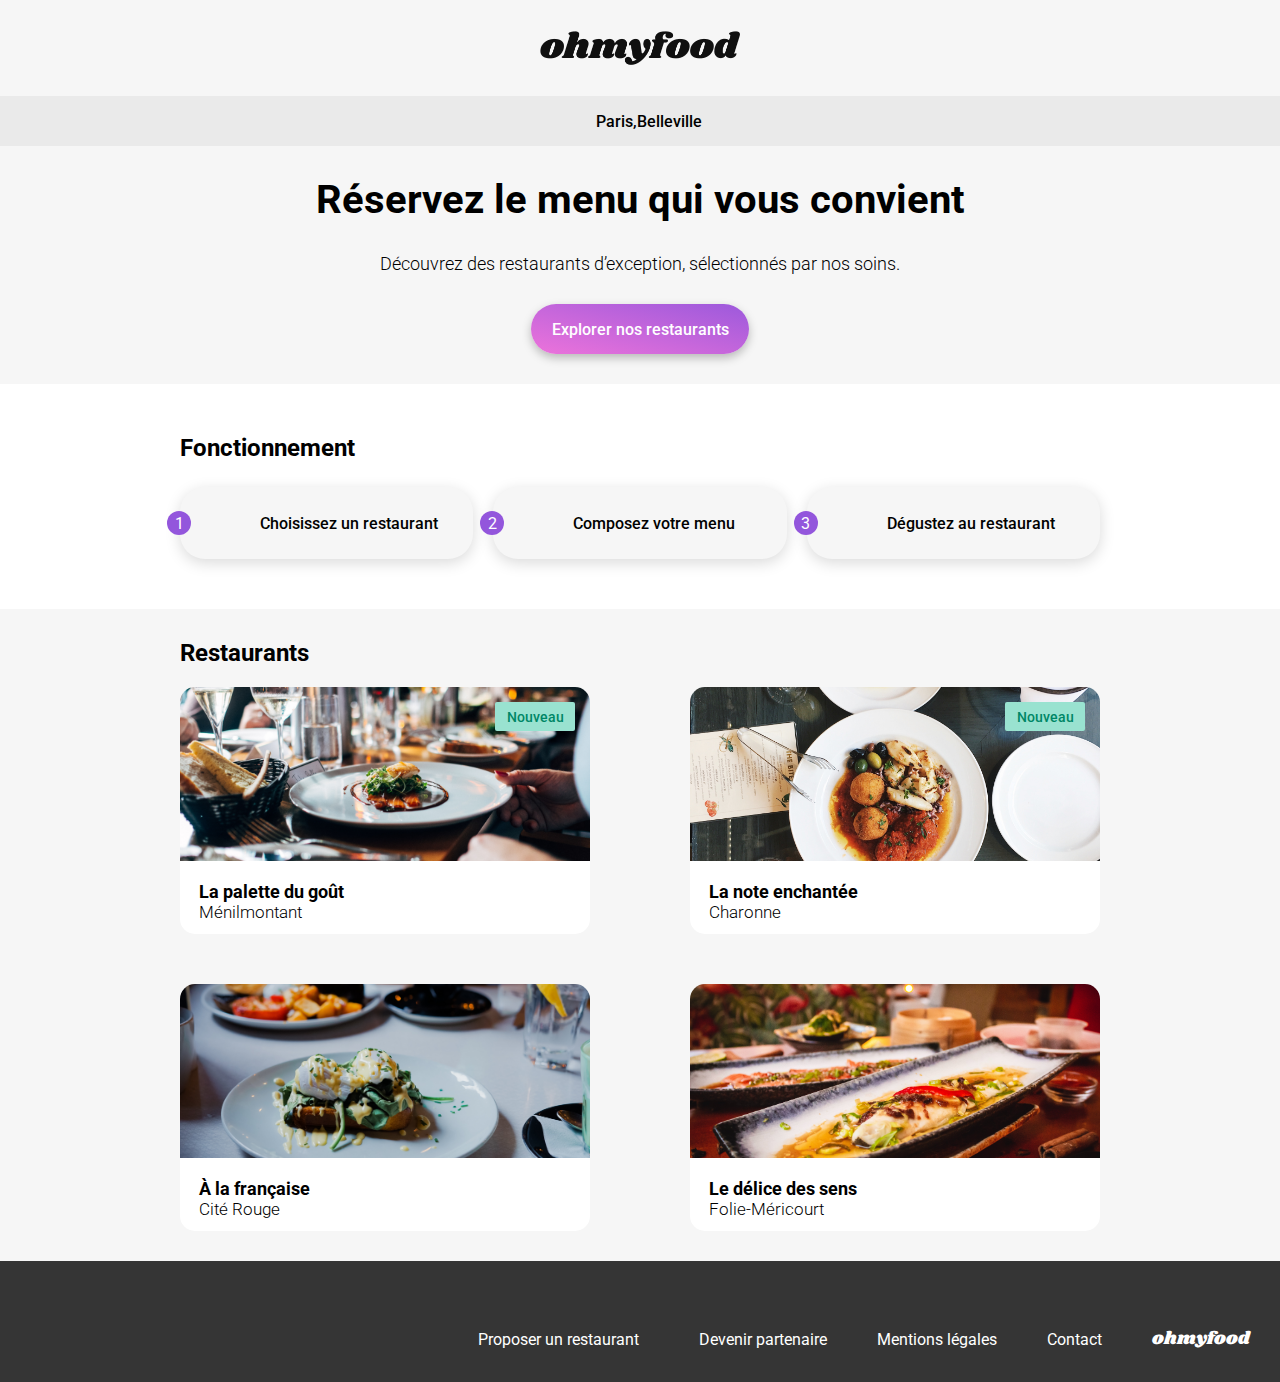
<file: index.html>
<!DOCTYPE html>
<html lang="fr">
<head>
    <meta charset="UTF-8">
    <meta name="viewport" content="width=device-width, initial-scale=1.0">
    <link rel="stylesheet" href="sass/styles.css">
    <link rel="stylesheet" href="https://cdnjs.cloudflare.com/ajax/libs/font-awesome/6.2.1/css/all.min.css"
        integrity="sha512-MV7K8+y+gLIBoVD59lQIYicR65iaqukzvf/nwasF0nqhPay5w/9lJmVM2hMDcnK1OnMGCdVK+iQrJ7lzPJQd1w=="
        crossorigin="anonymous" referrerpolicy="no-referrer" />
    <title>ohmyfood</title>
</head>
<body>
   <header>
        <div class="header" >
            <img id="logo" src="asset/images/logo/ohmyfood.png" alt="logo ohmyfood">
        </div>
        <div class="location" >
            <i class="fa-solid fa-location-dot"></i>
            <span class="city" >Paris,Belleville</span>
        </div> 
   </header>
   <main>
    <section class="hero">
        <h1 class="titre" >Réservez le menu qui vous convient</h1>
        <h2 class="sous-titre" >Découvrez des restaurants d’exception, sélectionnés par nos soins.</h2>
        <button class="btn-explorer" >Explorer nos restaurants</button>
    </section>
    <section class="fonctionnement" >
        <h2 class="titre" >Fonctionnement</h2>
            <div class="groupe-btn-fontctionnement" >
                <div class="btn-fonctionnement" >
                    <div class="numero" >
                        <p>1</p>
                    </div>
                    <div class="choix" >
                        <i class="fa-solid fa-mobile-screen-button"></i>
                        <p>Choisissez un restaurant</p>
                    </div>
                </div>
                <div class="btn-fonctionnement" >
                    <div class="numero" >
                        <p>2</p>
                    </div>
                    <div class="choix" >
                        <i class="fa-solid fa-bars"></i>
                        <p>Composez votre menu</p>
                    </div>
                </div>
                <div class="btn-fonctionnement" >
                    <div class="numero" >
                        <p>3</p>
                    </div>
                    <div class="choix" >
                        <i class="fa-solid fa-store"></i>
                        <p>Dégustez au restaurant</p>
                    </div>
                </div>
            </div>    
    </section>
    <section class="restaurants" >
       <h2 class="titre" >Restaurants</h2>
       <div class="restaurant" >
            <div  class="card_menu">
                    <div class="card" >
                        <a href="./restaurants/lapalettedugout.html">
                        <img src="asset/images/restaurants/jay-wennington-N_Y88TWmGwA-unsplash.jpg" alt="">
                        <span class="nouveau">Nouveau</span>
                            <div class="card_contend" >
                                <div class="card_txt" >
                                    <h3>La palette du goût</h3>
                                    <p>Ménilmontant</p>
                                </div>
                                <div class="heart" >
                                    <i class="fa-regular fa-heart"></i>
                                    <i class="fa-solid fa-heart"></i>
                                </div>
                            </div>
                        </a>       
                    </div> 
                <div class="card" >
                    <a href="./restaurants/lapalettedugout.html">
                    <img src="asset/images/restaurants/stil-u2Lp8tXIcjw-unsplash.jpg" alt="">
                    <span class="nouveau">Nouveau</span>
                    <div class="card_contend" >
                        <div class="card_txt" >
                            <h3>La note enchantée</h3>
                            <p>Charonne</p>
                        </div>
                        <div class="heart" >
                            <i class="fa-regular fa-heart"></i>
                            <i class="fa-solid fa-heart"></i>
                        </div>
                    </div>
                    </a>
                </div>
            </div>
            <div  class="card_menu">
                <div class="card" >
                    <a href="./restaurants/lapalettedugout.html">
                    <img src="asset/images/restaurants/toa-heftiba-DQKerTsQwi0-unsplash.jpg" alt="">
                        <div class="card_contend" >
                            <div class="card_txt" >
                                <h3>À la française</h3>
                                <p>Cité Rouge
                                </p>
                            </div>
                            <div class="heart" >
                                <i class="fa-regular fa-heart"></i>
                                <i class="fa-solid fa-heart"></i>
                            </div>
                        </div>
                    </a>    
                </div>
                <div class="card" >
                    <a href="./restaurants/lapalettedugout.html">
                    <img src="asset/images/restaurants/louis-hansel-shotsoflouis-qNBGVyOCY8Q-unsplash.jpg" alt="">
                    <div class="card_contend" >
                        <div class="card_txt" >
                            <h3>Le délice des sens</h3>
                            <p>Folie-Méricourt</p>
                        </div>
                        <div class="heart" >
                            <i class="fa-regular fa-heart"></i>
                            <i class="fa-solid fa-heart"></i>
                        </div>
                    </div>
                    </a>
                </div>
            </div>
       </div>
    </section>
   </main>
   <footer>
    <div class="liens" >
        <div class="proposer" >
            <i class="fa-solid fa-utensils"></i>
            <a href="">Proposer un restaurant</a>
        </div>
        <div class="devenir" >
            <i class="fa-solid fa-handshake"></i>
            <a href="">Devenir partenaire</a>
        </div>
        <div class="mentions" >
            <a href="">Mentions légales</a>
        </div>
        <div class="contact" >
            <a href="">Contact</a>
        </div>
    </div>
    <span>ohmyfood</span>   
    </footer>
</body>
</html>
</file>
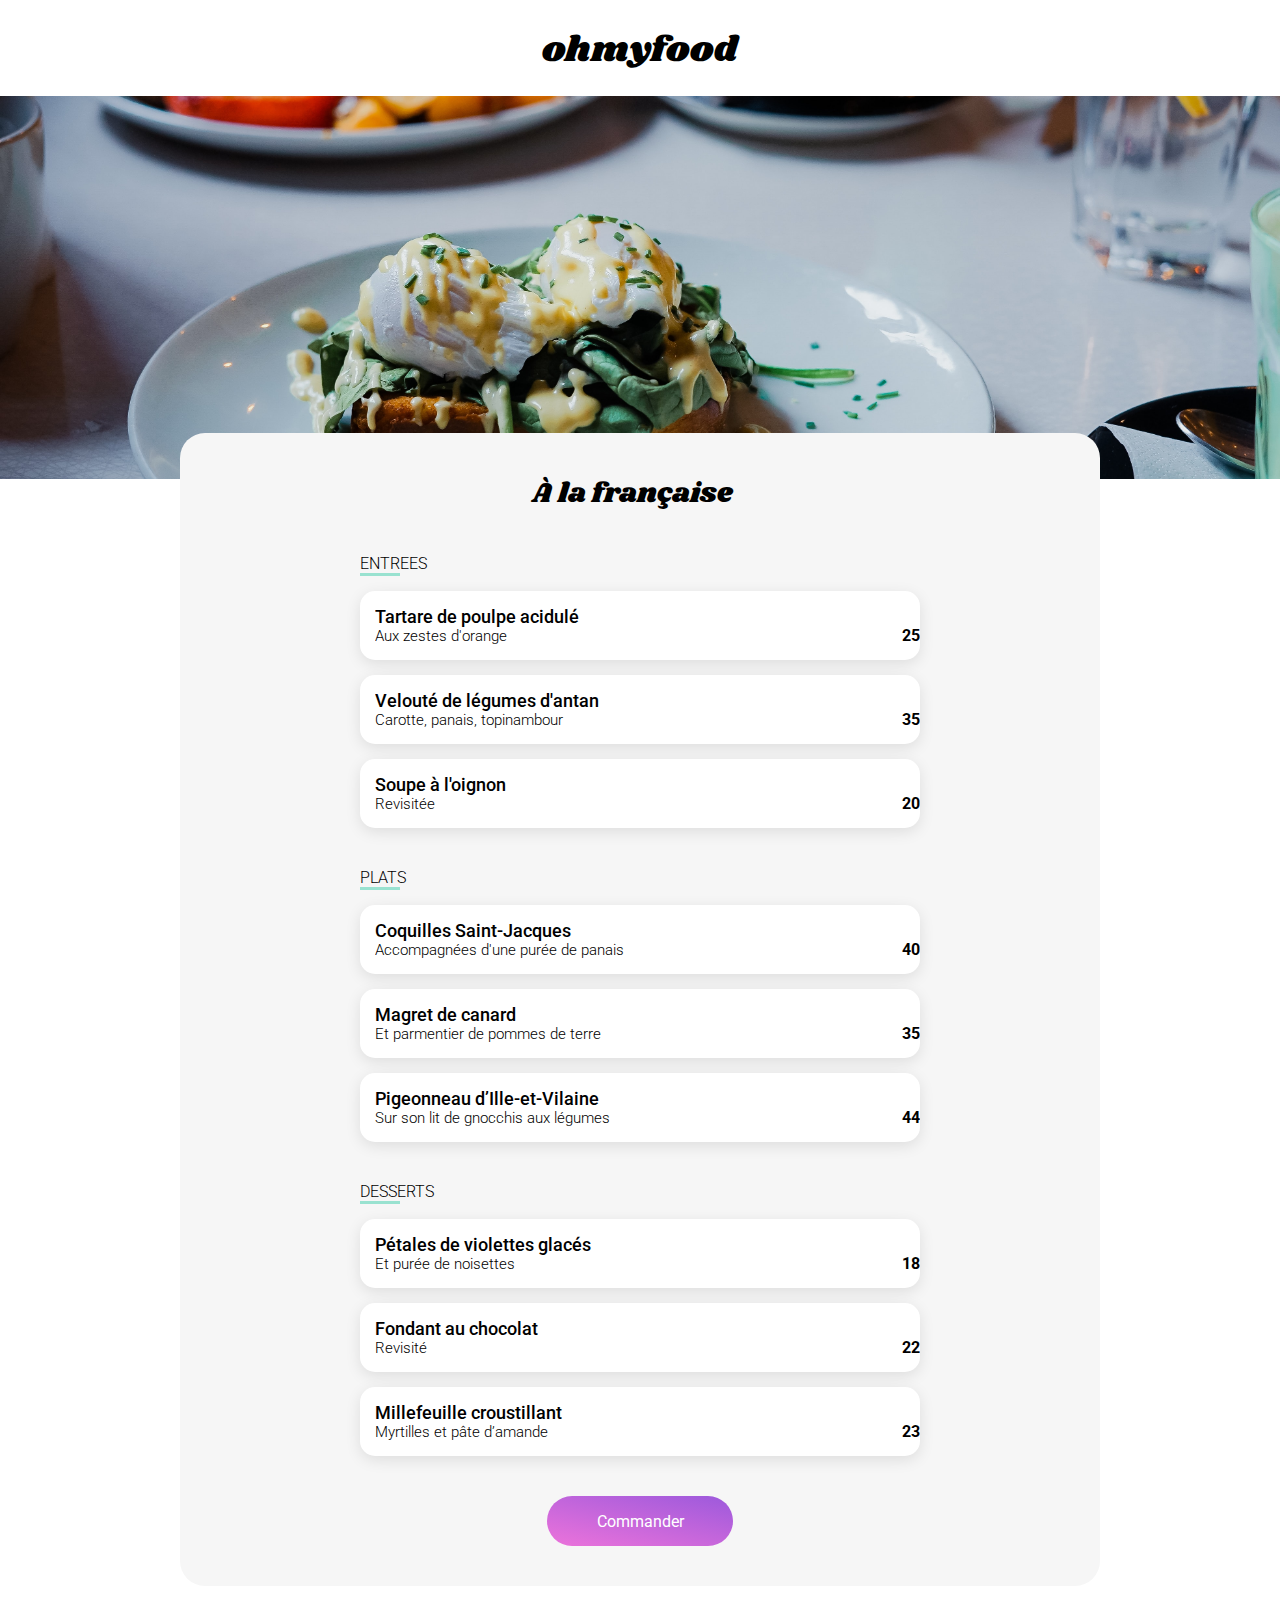
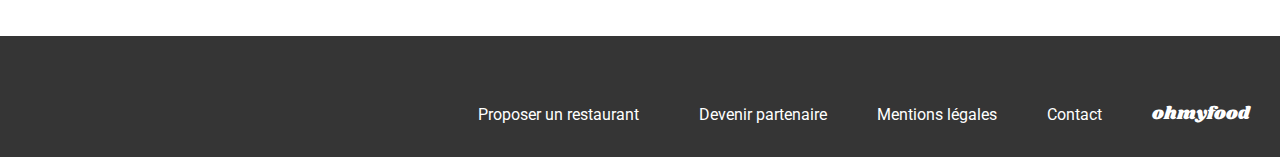
<file: restaurants/Alafrançaise.html>
<!DOCTYPE html>
<html lang="fr">
<head>
    <meta charset="UTF-8">
    <meta name="viewport" content="width=device-width, initial-scale=1.0">
    <link rel="stylesheet" href="../sass/menu.css">
    <link rel="stylesheet" href="https://cdnjs.cloudflare.com/ajax/libs/font-awesome/6.2.1/css/all.min.css"
        integrity="sha512-MV7K8+y+gLIBoVD59lQIYicR65iaqukzvf/nwasF0nqhPay5w/9lJmVM2hMDcnK1OnMGCdVK+iQrJ7lzPJQd1w=="
        crossorigin="anonymous" referrerpolicy="no-referrer" />
    <title>Document</title>
</head>
<body>
    <header>
        <h1>ohmyfood</h1>
        <a href="../index.html"><i class="fa-solid fa-arrow-left"></i></a>
    </header>
    <img id="img-restaurant" src="../asset/images/restaurants/toa-heftiba-DQKerTsQwi0-unsplash.jpg" alt="">
    <section class="carte-restaurant">
        <div class="titre">
            <h2>À la française</h2>
            <div class="heart">
                <i class="fa-regular fa-heart"></i>
                <i class="fa-solid fa-heart"></i>
            </div>
        </div>
        <div class="choix-carte">
            <H3>ENTREES</H3>
            <div class="description">
                <div class="choix">
                    <h4>Tartare de poulpe acidulé</h4>
                    <p>Aux zestes d'orange</p>
                </div>
                <div class="prix">25€</div>
                <div class="animation-prix">
                    <i class="fa-solid fa-circle-check"></i>
                </div>
            </div>
            <div class="description">
                <div class="choix">
                    <h4>Velouté de légumes d'antan</h4>
                    <p>Carotte, panais, topinambour</p>
                </div>
                <div class="prix">35€</div>
                <div class="animation-prix">
                    <i class="fa-solid fa-circle-check"></i>
                </div>
            </div><div class="description">
                <div class="choix">
                    <h4>Soupe à l'oignon</h4>
                    <p>Revisitée</p>
                </div>
                <div class="prix">20€</div>
                <div class="animation-prix">
                    <i class="fa-solid fa-circle-check"></i>
                </div>
            </div>
        </div>
        <div class="choix-carte">
            <H3>PLATS</H3>
            <div class="description">
                <div class="choix">
                    <h4>Coquilles Saint-Jacques</h4>
                    <p>Accompagnées d'une purée de panais</p>
                </div>
                <div class="prix">40€</div>
                <div class="animation-prix">
                    <i class="fa-solid fa-circle-check"></i>
                </div>
            </div>
            <div class="description">
                <div class="choix">
                    <h4>Magret de canard</h4>
                    <p>Et parmentier de pommes de terre</p>
                </div>
                <div class="prix">35€</div>
                <div class="animation-prix">
                    <i class="fa-solid fa-circle-check"></i>
                </div>
            </div><div class="description">
                <div class="choix">
                    <h4>Pigeonneau d’Ille-et-Vilaine</h4>
                    <p>Sur son lit de gnocchis aux légumes</p>
                </div>
                <div class="prix">44€</div>
                <div class="animation-prix">
                    <i class="fa-solid fa-circle-check"></i>
                </div>
            </div>
        </div>
        <div class="choix-carte">
            <H3>DESSERTS</H3>
            <div class="description">
                <div class="choix">
                    <h4>Pétales de violettes glacés</h4>
                    <p>Et purée de noisettes</p>
                </div>
                <div class="prix">18€</div>
                <div class="animation-prix">
                    <i class="fa-solid fa-circle-check"></i>
                </div>
            </div>
            <div class="description">
                <div class="choix">
                    <h4>Fondant au chocolat</h4>
                    <p>Revisité</p>
                </div>
                <div class="prix">22€</div>
                <div class="animation-prix">
                    <i class="fa-solid fa-circle-check"></i>
                </div>
            </div><div class="description">
                <div class="choix">
                    <h4>Millefeuille croustillant</h4>
                    <p>Myrtilles et pâte d’amande</p>
                </div>
                <div class="prix">23€</div>
                <div class="animation-prix">
                    <i class="fa-solid fa-circle-check"></i>
                </div>
            </div>
        </div>
        <div class="btn">
            <span class="btn-commander">Commander</span>
        </div>
    </section>
    <footer>
        <div class="liens">
            <div class="proposer">
                <i class="fa-solid fa-utensils"></i>
                <a href="">Proposer un restaurant</a>
            </div>
            <div class="devenir">
                <i class="fa-solid fa-handshake"></i>
                <a href="">Devenir partenaire</a>
            </div>
            <div class="mentions">
                <a href="">Mentions légales</a>
            </div>
            <div class="contact">
                <a href="">Contact</a>
            </div>
        </div>
        <span>ohmyfood</span>   
        </footer>
</body>
</html>
</file>
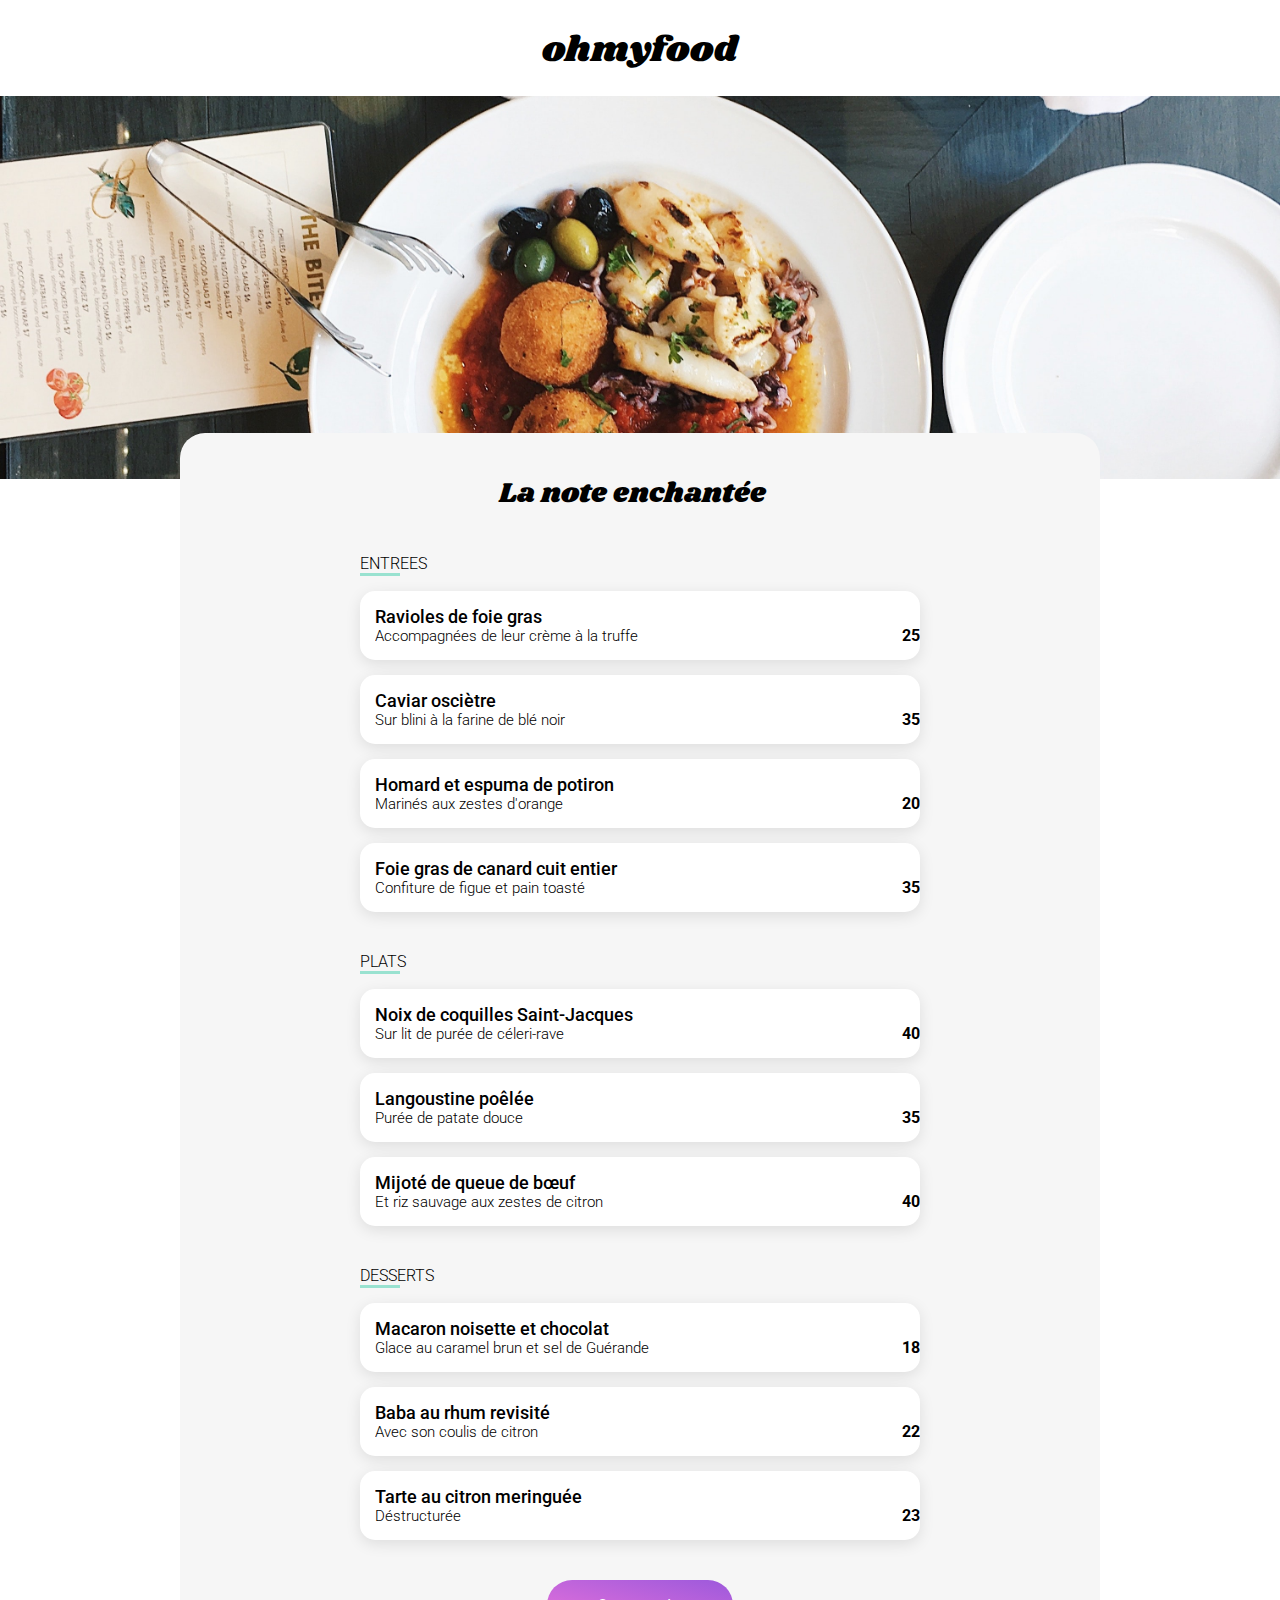
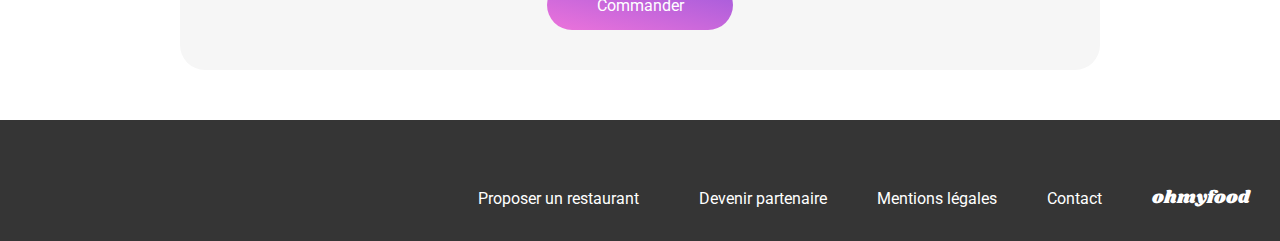
<file: restaurants/lanoteenchantée.html>
<!DOCTYPE html>
<html lang="en">
<head>
    <meta charset="UTF-8">
    <meta name="viewport" content="width=device-width, initial-scale=1.0">
    <link rel="stylesheet" href="../sass/menu.css">
    <link rel="stylesheet" href="https://cdnjs.cloudflare.com/ajax/libs/font-awesome/6.2.1/css/all.min.css"
        integrity="sha512-MV7K8+y+gLIBoVD59lQIYicR65iaqukzvf/nwasF0nqhPay5w/9lJmVM2hMDcnK1OnMGCdVK+iQrJ7lzPJQd1w=="
        crossorigin="anonymous" referrerpolicy="no-referrer" />
    <title>Document</title>
</head>
<body>
    <header>
        <h1>ohmyfood</h1>
        <a href="../index.html"><i class="fa-solid fa-arrow-left"></i></a>
    </header>
    <img  id="img-restaurant" src="../asset/images/restaurants/stil-u2Lp8tXIcjw-unsplash.jpg" alt="">
    <section class="carte-restaurant">
        <div class="titre">
            <h2>La note enchantée</h2>
            <div class="heart">
                <i class="fa-regular fa-heart"></i>
                <i class="fa-solid fa-heart"></i>
            </div>
        </div>
        <div class="choix-carte">
            <H3>ENTREES</H3>
            <div class="description">
                <div class="choix">
                    <h4>Ravioles de foie gras </h4>
                    <p>Accompagnées de leur crème à la truffe</p>
                </div>
                <div class="prix">25€</div>
                <div class="animation-prix">
                    <i class="fa-solid fa-circle-check"></i>
                </div>
            </div>
            <div class="description">
                <div class="choix">
                    <h4>Caviar osciètre </h4>
                    <p>Sur blini à la farine de blé noir</p>
                </div>
                <div class="prix">35€</div>
                <div class="animation-prix">
                    <i class="fa-solid fa-circle-check"></i>
                </div>
            </div><div class="description">
                <div class="choix">
                    <h4>Homard et espuma de potiron</h4>
                    <p>Marinés aux zestes d'orange</p>
                </div>
                <div class="prix">20€</div>
                <div class="animation-prix">
                    <i class="fa-solid fa-circle-check"></i>
                </div>
            </div>
            <div class="description">
                <div class="choix">
                    <h4>Foie gras de canard cuit entier</h4>
                    <p>Confiture de figue et pain toasté</p>
                </div>
                <div class="prix">35€</div>
                <div class="animation-prix">
                    <i class="fa-solid fa-circle-check"></i>
                </div>
            </div>
        </div>
        <div class="choix-carte">
            <H3>PLATS</H3>
            <div class="description">
                <div class="choix">
                    <h4>Noix de coquilles Saint-Jacques</h4>
                    <p>Sur lit de purée de céleri-rave</p>
                </div>
                <div class="prix">40€</div>
                <div class="animation-prix">
                    <i class="fa-solid fa-circle-check"></i>
                </div>
            </div>
            <div class="description">
                <div class="choix">
                    <h4>Langoustine poêlée</h4>
                    <p>Purée de patate douce</p>
                </div>
                <div class="prix">35€</div>
                <div class="animation-prix">
                    <i class="fa-solid fa-circle-check"></i>
                </div>
            </div><div class="description">
                <div class="choix">
                    <h4>Mijoté de queue de bœuf </h4>
                    <p>Et riz sauvage aux zestes de citron</p>
                </div>
                <div class="prix">40€</div>
                <div class="animation-prix">
                    <i class="fa-solid fa-circle-check"></i>
                </div>
            </div>
        </div>
        <div class="choix-carte">
            <H3>DESSERTS</H3>
            <div class="description">
                <div class="choix">
                    <h4>Macaron noisette et chocolat</h4>
                    <p>Glace au caramel brun et sel de Guérande</p>
                </div>
                <div class="prix">18€</div>
                <div class="animation-prix">
                    <i class="fa-solid fa-circle-check"></i>
                </div>
            </div>
            <div class="description">
                <div class="choix">
                    <h4>Baba au rhum revisité </h4>
                    <p>Avec son coulis de citron</p>
                </div>
                <div class="prix">22€</div>
                <div class="animation-prix">
                    <i class="fa-solid fa-circle-check"></i>
                </div>
            </div><div class="description">
                <div class="choix">
                    <h4>Tarte au citron meringuée </h4>
                    <p>Déstructurée</p>
                </div>
                <div class="prix">23€</div>
                <div class="animation-prix">
                    <i class="fa-solid fa-circle-check"></i>
                </div>
            </div>
        </div>
        <div class="btn">
            <span class="btn-commander">Commander</span>
        </div>
    </section>
    <footer>
        <div class="liens">
            <div class="proposer">
                <i class="fa-solid fa-utensils"></i>
                <a href="">Proposer un restaurant</a>
            </div>
            <div class="devenir">
                <i class="fa-solid fa-handshake"></i>
                <a href="">Devenir partenaire</a>
            </div>
            <div class="mentions">
                <a href="">Mentions légales</a>
            </div>
            <div class="contact">
                <a href="">Contact</a>
            </div>
        </div>
        <span>ohmyfood</span>   
        </footer>
</body>
</html>
</file>
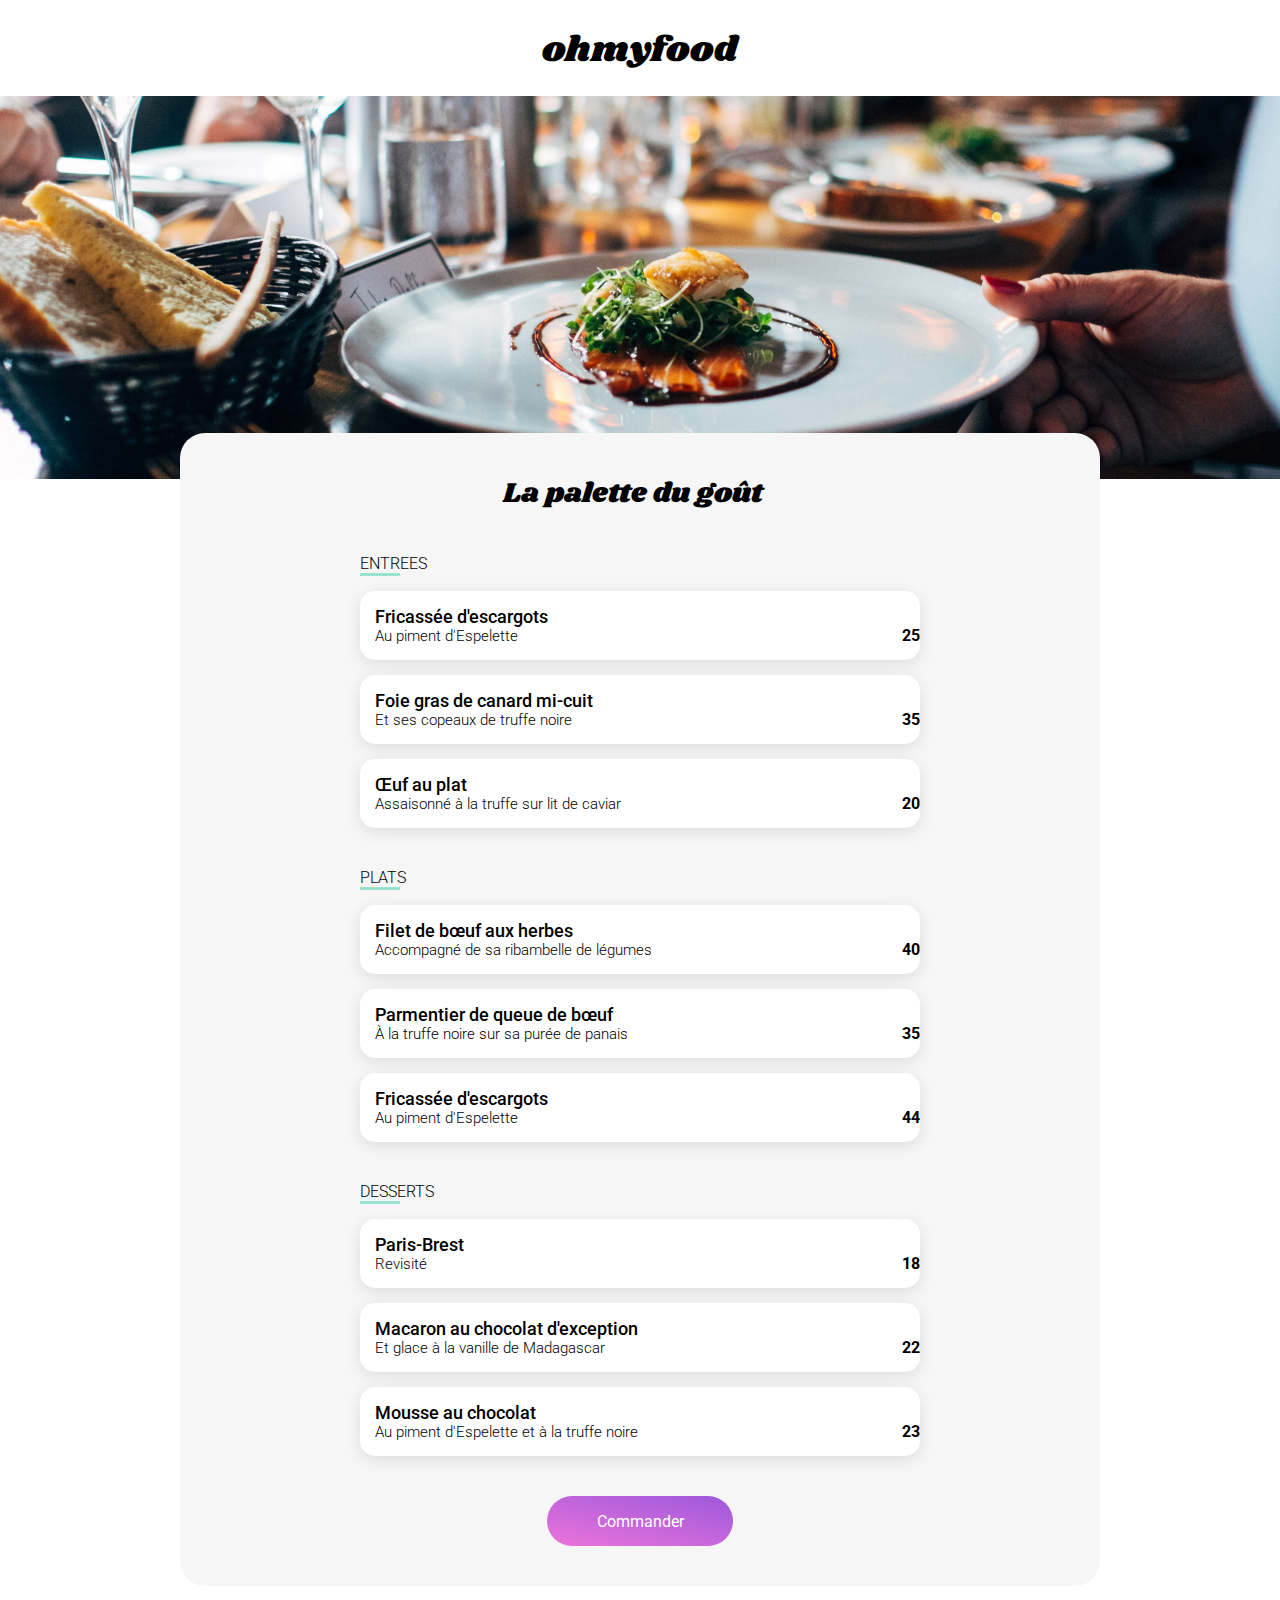
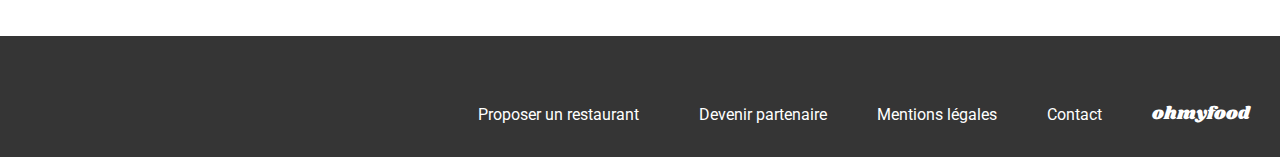
<file: restaurants/lapalettedugout.html>
<!DOCTYPE html>
<html lang="en">
<head>
    <meta charset="UTF-8">
    <meta name="viewport" content="width=device-width, initial-scale=1.0">
    <link rel="stylesheet" href="../sass/menu.css">
    <link rel="stylesheet" href="https://cdnjs.cloudflare.com/ajax/libs/font-awesome/6.2.1/css/all.min.css"
        integrity="sha512-MV7K8+y+gLIBoVD59lQIYicR65iaqukzvf/nwasF0nqhPay5w/9lJmVM2hMDcnK1OnMGCdVK+iQrJ7lzPJQd1w=="
        crossorigin="anonymous" referrerpolicy="no-referrer" />
    <title>Document</title>
</head>
<body>
    <header>
        <h1>ohmyfood</h1>
        <a href="../index.html"><i class="fa-solid fa-arrow-left"></i></a>
    </header>
    <img id="img-restaurant" src="../asset/images/restaurants/jay-wennington-N_Y88TWmGwA-unsplash.jpg" alt="">
    <section class="carte-restaurant">
        <div class="titre">
            <h2>La palette du goût</h2>
            <div class="heart">
                <i class="fa-regular fa-heart"></i>
                <i class="fa-solid fa-heart"></i>
            </div>
        </div>
        <div class="choix-carte">
            <H3>ENTREES</H3>
            <div class="description">
                <div class="choix">
                    <h4>Fricassée d'escargots</h4>
                    <p>Au piment d'Espelette </p>
                </div>
                <div class="prix">25€</div>
                <div class="animation-prix">
                    <i class="fa-solid fa-circle-check"></i>
                </div>
            </div>
            <div class="description">
                <div class="choix">
                    <h4>Foie gras de canard mi-cuit</h4>
                    <p>Et ses copeaux de truffe noire</p>
                </div>
                <div class="prix">35€</div>
                <div class="animation-prix">
                    <i class="fa-solid fa-circle-check"></i>
                </div>
            </div><div class="description">
                <div class="choix">
                    <h4>Œuf au plat</h4>
                    <p>Assaisonné à la truffe sur lit de caviar</p>
                </div>
                <div class="prix">20€</div>
                <div class="animation-prix">
                    <i class="fa-solid fa-circle-check"></i>
                </div>
            </div>
        </div>
        <div class="choix-carte">
            <H3>PLATS</H3>
            <div class="description">
                <div class="choix">
                    <h4>Filet de bœuf aux herbes</h4>
                    <p>Accompagné de sa ribambelle de légumes</p>
                </div>
                <div class="prix">40€</div>
                <div class="animation-prix">
                    <i class="fa-solid fa-circle-check"></i>
                </div>
            </div>
            <div class="description">
                <div class="choix">
                    <h4>Parmentier de queue de bœuf</h4>
                    <p>À la truffe noire sur sa purée de panais</p>
                </div>
                <div class="prix">35€</div>
                <div class="animation-prix">
                    <i class="fa-solid fa-circle-check"></i>
                </div>
            </div><div class="description">
                <div class="choix">
                    <h4>Fricassée d'escargots</h4>
                    <p>Au piment d'Espelette</p>
                </div>
                <div class="prix">44€</div>
                <div class="animation-prix">
                    <i class="fa-solid fa-circle-check"></i>
                </div>
            </div>
        </div>
        <div class="choix-carte">
            <H3>DESSERTS</H3>
            <div class="description">
                <div class="choix">
                    <h4>Paris-Brest</h4>
                    <p>Revisité</p>
                </div>
                <div class="prix">18€</div>
                <div class="animation-prix">
                    <i class="fa-solid fa-circle-check"></i>
                </div>
            </div>
            <div class="description">
                <div class="choix">
                    <h4>Macaron au chocolat d'exception </h4>
                    <p>Et glace à la vanille de Madagascar</p>
                </div>
                <div class="prix">22€</div>
                <div class="animation-prix">
                    <i class="fa-solid fa-circle-check"></i>
                </div>
            </div><div class="description">
                <div class="choix">
                    <h4>Mousse au chocolat </h4>
                    <p>Au piment d'Espelette et à la truffe noire</p>
                </div>
                <div class="prix">23€</div>
                <div class="animation-prix">
                    <i class="fa-solid fa-circle-check"></i>
                </div>
            </div>
        </div>
        <div class="btn">
            <span class="btn-commander">Commander</span>
        </div>
    </section>
    <footer>
        <div class="liens">
            <div class="proposer">
                <i class="fa-solid fa-utensils"></i>
                <a href="">Proposer un restaurant</a>
            </div>
            <div class="devenir">
                <i class="fa-solid fa-handshake"></i>
                <a href="">Devenir partenaire</a>
            </div>
            <div class="mentions">
                <a href="">Mentions légales</a>
            </div>
            <div class="contact">
                <a href="">Contact</a>
            </div>
        </div>
        <span>ohmyfood</span>   
        </footer>
</body>
</html>
</file>
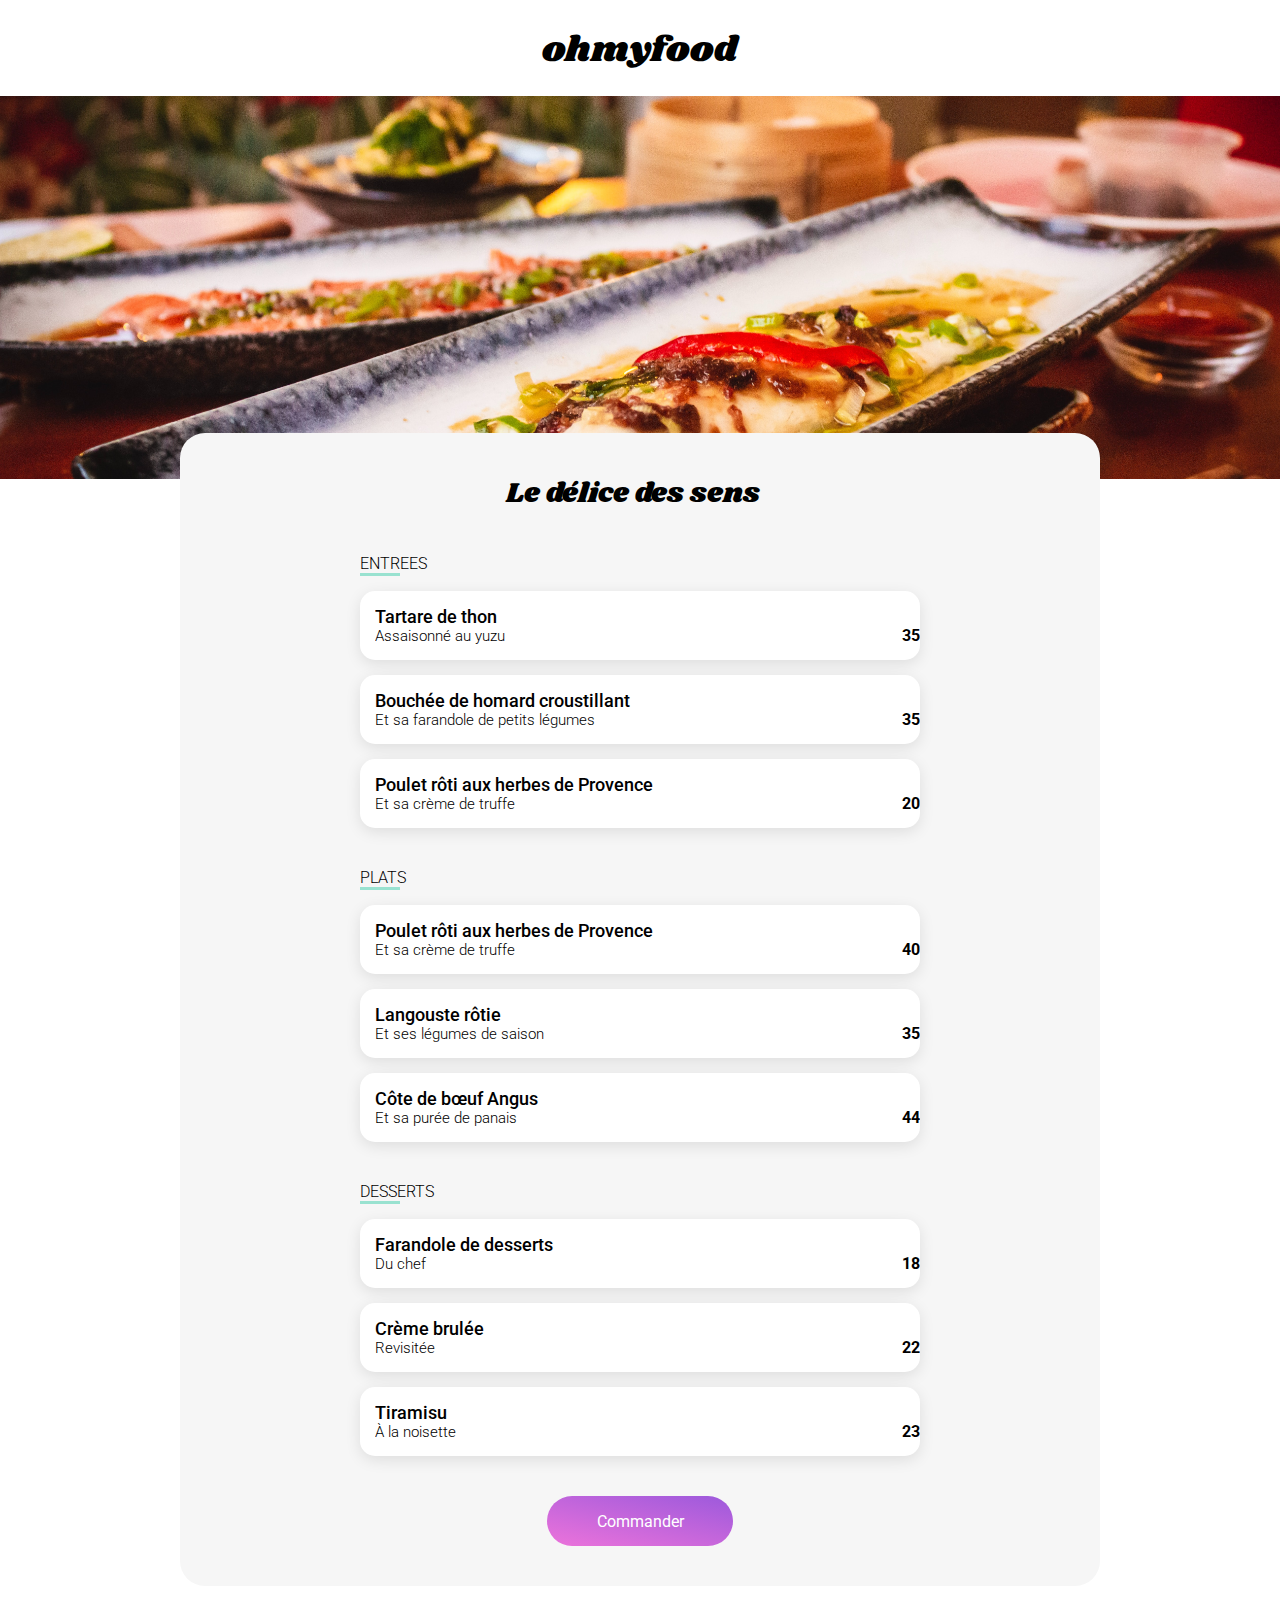
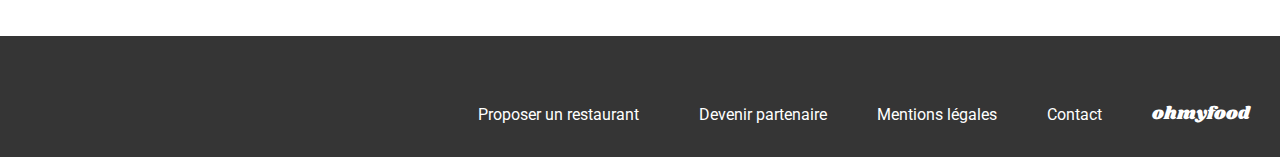
<file: restaurants/Ledelicedessens.html>
<!DOCTYPE html>
<html lang="en">
<head>
    <meta charset="UTF-8">
    <meta name="viewport" content="width=device-width, initial-scale=1.0">
    <link rel="stylesheet" href="../sass/menu.css">
    <link rel="stylesheet" href="https://cdnjs.cloudflare.com/ajax/libs/font-awesome/6.2.1/css/all.min.css"
        integrity="sha512-MV7K8+y+gLIBoVD59lQIYicR65iaqukzvf/nwasF0nqhPay5w/9lJmVM2hMDcnK1OnMGCdVK+iQrJ7lzPJQd1w=="
        crossorigin="anonymous" referrerpolicy="no-referrer" />
    <title>Document</title>
</head>
<body>
    <header>
        <h1>ohmyfood</h1>
        <a href="../index.html"><i class="fa-solid fa-arrow-left"></i></a>
    </header>
    <img id="img-restaurant" src="../asset/images/restaurants/louis-hansel-shotsoflouis-qNBGVyOCY8Q-unsplash.jpg" alt="">
    <section class="carte-restaurant">
        <div class="titre">
            <h2>Le délice des sens</h2>
            <div class="heart">
                <i class="fa-regular fa-heart"></i>
                <i class="fa-solid fa-heart"></i>
            </div>
        </div>
        <div class="choix-carte">
            <H3>ENTREES</H3>
            <div class="description">
                <div class="choix">
                    <h4>Tartare de thon</h4>
                    <p>Assaisonné au yuzu</p>
                </div>
                <div class="prix">35€</div>
                <div class="animation-prix">
                    <i class="fa-solid fa-circle-check"></i>
                </div>   
            </div>
            <div class="description">
                <div class="choix">
                    <h4>Bouchée de homard croustillant </h4>
                    <p>Et sa farandole de petits légumes</p>
                </div>
                <div class="prix">35€</div>
                <div class="animation-prix">
                    <i class="fa-solid fa-circle-check"></i>
                </div>
            </div><div class="description">
                <div class="choix">
                    <h4>Poulet rôti aux herbes de Provence </h4>
                    <p>Et sa crème de truffe</p>
                </div>
                <div class="prix">20€</div>
                <div class="animation-prix">
                    <i class="fa-solid fa-circle-check"></i>
                </div>
            </div>
        </div>
        <div class="choix-carte">
            <H3>PLATS</H3>
            <div class="description">
                <div class="choix">
                    <h4>Poulet rôti aux herbes de Provence </h4>
                    <p>Et sa crème de truffe</p>
                </div>
                <div class="prix">40€</div>
                <div class="animation-prix">
                    <i class="fa-solid fa-circle-check"></i>
                </div>
            </div>
            <div class="description">
                <div class="choix">
                    <h4>Langouste rôtie </h4>
                    <p>Et ses légumes de saison</p>
                </div>
                <div class="prix">35€</div>
                <div class="animation-prix">
                    <i class="fa-solid fa-circle-check"></i>
                </div>
            </div><div class="description">
                <div class="choix">
                    <h4>Côte de bœuf Angus </h4>
                    <p>Et sa purée de panais</p>
                </div>
                <div class="prix">44€</div>
                <div class="animation-prix">
                    <i class="fa-solid fa-circle-check"></i>
                </div>
            </div>
        </div>
        <div class="choix-carte">
            <H3>DESSERTS</H3>
            <div class="description">
                <div class="choix">
                    <h4>Farandole de desserts</h4>
                    <p>Du chef</p>
                </div>
                <div class="prix">18€</div>
                <div class="animation-prix">
                    <i class="fa-solid fa-circle-check"></i>
                </div>
            </div>
            <div class="description">
                <div class="choix">
                    <h4>Crème brulée </h4>
                    <p>Revisitée</p>
                </div>
                <div class="prix">22€</div>
                <div class="animation-prix">
                    <i class="fa-solid fa-circle-check"></i>
                </div>
            </div><div class="description">
                <div class="choix">
                    <h4>Tiramisu</h4>
                    <p>À la noisette</p>
                </div>
                <div class="prix">23€</div>
                <div class="animation-prix">
                    <i class="fa-solid fa-circle-check"></i>
                </div>
            </div>
        </div>
        <div class="btn">
            <span class="btn-commander">Commander</span>
        </div>
    </section>
    <footer>
        <div class="liens">
            <div class="proposer">
                <i class="fa-solid fa-utensils"></i>
                <a href="">Proposer un restaurant</a>
            </div>
            <div class="devenir">
                <i class="fa-solid fa-handshake"></i>
                <a href="">Devenir partenaire</a>
            </div>
            <div class="mentions">
                <a href="">Mentions légales</a>
            </div>
            <div class="contact">
                <a href="">Contact</a>
            </div>
        </div>
        <span>ohmyfood</span>   
        </footer>
</body>
</html>
</file>
<file: sass/styles.css>
@import url("https://fonts.googleapis.com/css2?family=Shrikhand&display=swap");
@import url("https://fonts.googleapis.com/css2?family=Roboto:ital,wght@0,100;0,300;0,400;0,500;0,700;0,900;1,100;1,300;1,400;1,500;1,700;1,900&family=Shrikhand&display=swap");
header {
  width: 100%;
}
header .header {
  display: flex;
  justify-content: center;
  align-items: center;
  height: 96px;
}
header img {
  width: 200px;
  height: 34px;
}
header .location {
  background: #EAEAEA;
  display: flex;
  flex-direction: row;
  justify-content: center;
  align-items: center;
  height: 50px;
  gap: 17px;
}
header .city {
  font: size 16px;
  font-weight: 500;
}

* {
  box-sizing: border-box;
  font-family: "Roboto", sans-serif;
}
* a {
  text-decoration: none;
  color: inherit;
}

body {
  max-width: 1440px;
  width: 100%;
  margin: auto;
  background-color: #F6F6F6;
}

.hero {
  padding: 30px 0px;
  display: flex;
  flex-direction: column;
  align-items: center;
  gap: 30px;
}
.hero .titre {
  font-size: 40px;
  margin: auto;
}
.hero .sous-titre {
  margin: auto;
  font-size: 18px;
  font-weight: 300;
}
.hero .btn-explorer {
  height: 50px;
  width: 218px;
  background: linear-gradient(193.33deg, #9356DC -11.44%, #FF79DA 123.93%);
  color: white;
  font-size: 16px;
  font-weight: 500;
  box-shadow: 0px 4px 10px 0px rgba(0, 0, 0, 0.2509803922);
  border: none;
  border-radius: 25px;
  transition: 400ms;
  &:hover{
    transform: scale(1.2);
    opacity:0.7;
  }
}

.fonctionnement {
  padding: 50px 180px;
  background-color: white;
  display: flex;
  flex-direction: column;
  gap: 25px;
}
.fonctionnement .titre {
  font-size: 24px;
  font-weight: 700;
  margin: 0px;
}
.fonctionnement .groupe-btn-fontctionnement {
  display: flex;
  flex-direction: row;
  gap: 20px;
  justify-content: space-between;
}
.fonctionnement .btn-fonctionnement {
  background-color: #F6F6F6;
  box-shadow: 0px 4px 15px 0px rgba(0, 0, 0, 0.1490196078);
  border-radius: 25px;
  display: flex;
  align-items: center;
  height: 72.38px;
  width: 322.49px;
}
.fonctionnement .numero {
  width: 24px;
  height: 24px;
  color: white;
  display: flex;
  justify-content: center;
  align-items: center;
  border-radius: 25px;
  background-color: #9356DC;
  position: relative;
  right: 13px;
}
.fonctionnement .choix {
  display: flex;
  align-items: center;
  margin-left: 20px;
  gap: 26px;
}
.fonctionnement .choix i {
  margin-left: 10px;
  font-size: 20px;
  &:hover {
    color: #9356DC;
  }
}
.fonctionnement .choix p {
  font-size: 16px;
  font-weight: 500;
}

.restaurants {
  margin: 0px 180px;
  padding: 30px 0px;
}
.restaurants .titre {
  font-size: 24px;
  font-weight: 700;
  margin-top: 0px;
}

.restaurant {
  display: flex;
  flex-direction: column;
  gap: 50px;
}

.card_menu {
  display: flex;
  width: 100%;
  gap: 100px;
}

.card {
  
  position: relative;
  display: flex;
  flex-direction: column;
  background-color: white;
  border-radius: 15px;
  width: 490px;
  transition:400ms;
  &:hover{
    transform:scale(1.1);
    box-shadow: 0px 4px 15px 0px #0000001A;
  }
}
.card img {
  
  object-fit: cover;
  width: 100%;
  height: 174px;
  border-radius: 15px 15px 0px 0px;
}
.nouveau{
  width:80px ;
  height:29px;
  display: flex;
  align-items: center;
  justify-content: center;
  font-size: 14px;
  font-weight: 500;
  border-radius: 2px;
  background-color:#99E2D0;
  color:#008766;
  position: absolute;
  top: 15px;
  right: 15px;
}
.card .card_contend {
  display: flex;
  justify-content: space-between;
  align-items: center;
  padding: 16px 25px 12px 18.74px;
}
.card .card_contend i {
  font-size: 20px;
}
.card .card_txt h3 {
  margin: auto;
  font-size: 18px;
}
.card .card_txt p {
  margin: auto;
  font-size: 17px;
  font-weight: 300;
}
.fa-heart {
  font-size: 21px;

  &.fa-regular {
    position: absolute;
  }

  &.fa-solid {
    position: relative;
    opacity: 0;
    transition: opacity 400ms;
    &:hover {
      color: #9356DC;
      opacity: 1;
    }
  }
}
footer {
  width: 100%;
  background-color: #353535;
  display: flex;
  padding-top: 65px;
  padding-bottom: 30px;
}

footer .liens {
  width: 100%;
  color: white;
  display: flex;
  align-items: center;
  justify-content: flex-end;
  margin-right: 50px;
  gap: 50px;
}

footer .proposer {
  display: flex;
  gap: 10px;
}

footer .devenir {
  display: flex;
  gap: 10px;
}

footer span {
  color: white;
  display: flex;
  align-items: center;
  margin-right: 30px;
  font-family: "Shrikhand", serif;
  font-weight: 400;
  font-size: 18px;
}

@media (max-width: 1024px) {
  body {
    max-width: 1024px;
    box-sizing: border-box;
  }
  .hero {
    padding: 30px 0px;
    display: flex;
    flex-direction: column;
    align-items: center;
    gap: 30px;
  }
  .hero .titre {
    font-size: 35px;
  }
  .hero .sous-titre {
    font-size: 15px;
  }
  .fonctionnement {
    padding: 50px 30px;
    gap: 25px;
  }
  .fonctionnement .titre {
    font-size: 24px;
    font-weight: 700;
    margin: 0px;
  }
  .fonctionnement .groupe-btn-fontctionnement {
    display: flex;
    flex-direction: column;
    align-items: center;
    justify-content: center;
    gap: 20px;
  }
  .restaurants {
    margin: 0px;
    padding: 50px 30px;
    width: 100%;
  }
  .restaurants .titre {
    font-size: 24px;
    font-weight: 700;
    margin-top: 0px;
  }
}
@media (max-width: 767.98px) {
  body {
    width: 100%;
    max-width: 768px;
    margin: auto;
    padding: 0px;
  }
  .hero .titre {
    font-size: 30px;
    text-align: center;
  }
  .hero .sous-titre {
    text-align: center;
  }
  .fonctionnement {
    padding: 30px 20px;
  }
  .fonctionnement .titre {
    font-size: 24px;
    font-weight: 700;
    margin: 0px;
  }
  .fonctionnement .groupe-btn-fontctionnement {
    display: flex;
    flex-wrap: wrap;
    gap: 20px;
  }
  .fonctionnement .btn-fonctionnement {
    justify-content: center;
    width: 100%;
  }
  .fonctionnement .numero {
    position: absolute;
    left: 8px;
  }
  .restaurants {
    display: flex;
    flex-direction: column;
    margin: auto;
    padding: 30px 20px 30px 20px;
  }
  .restaurants .titre {
    font-size: 24px;
    font-weight: 700;
    margin-top: 0px;
  }
  .restaurant {
    display: flex;
    flex-direction: column;
    gap: 20px;
  }
  .card_menu {
    display: flex;
    flex-wrap: wrap;
    gap: 20px;
  }
  .card {
    width: 100%;
  }
  .card_txt h3 {
    margin: auto;
    font-size: 18px;
  }
  .card_txt p {
    margin: auto;
    font-size: 17px;
    font-weight: 300;
  }
  footer {
    display: flex;
    flex-direction: column-reverse;
    padding: 22px 0px 22px 25px;
    gap: 15px;
  }
  footer .liens {
    display: flex;
    flex-direction: column;
    align-items: flex-start;
    gap: 10px;
  }
  footer span {
    font-family: "Shrikhand", serif;
    font-weight: 400;
    font-size: 18px;
  }
}/*# sourceMappingURL=styles.css.map */
</file>
<file: sass/menu.css>
@import url("https://fonts.googleapis.com/css2?family=Shrikhand&display=swap");
@import url("https://fonts.googleapis.com/css2?family=Roboto:ital,wght@0,100;0,300;0,400;0,500;0,700;0,900;1,100;1,300;1,400;1,500;1,700;1,900&family=Shrikhand&display=swap");
* {
  box-sizing: border-box;
  font-family: "Roboto", sans-serif;
  
}

 a {
  text-decoration: none;
  color: inherit;
}

body {
  max-width: 1440px;
  width: 100%;
  margin: auto;
}

header {
  background-color: white;
  display: flex;
  justify-content: center;
  height: 96.34px;
}

header h1 {
  font-family: "Shrikhand", serif;
  font-weight: 200;
  font-size: 36px;
}

header .fa-solid.fa-arrow-left {
  position: absolute;
  left: 40px;
  top: 40px;
}

#img-restaurant {
  object-position:center;
  object-fit: cover;
  height: 383px;
  width: 100%;
}

.carte-restaurant {
  display: flex;
  border-radius: 25px;
  flex-direction: column;
  gap: 40px;
  padding: 40px 180px;
  background-color: #F6F6F6;
  margin: 0px 180px;
  position: relative;
  bottom: 50px;
}

.titre {
  display: flex;
  justify-content: center;
  align-items: center;
  gap: 15px;
}

.titre h2 {
  font-family: "Shrikhand", serif;
  font-size: 28px;
  font-weight: 400;
  margin: 0px;
}

.choix-carte {
  display: flex;
  flex-direction: column;
  gap: 15px;
}

.choix-carte h3 {
  font-size: 16px;
  font-weight: 300;
  border-bottom: 3px solid #99E2D0;
  width: 40px;
  margin: 0px;
}
.description{
  background-color: white;
  display: flex;
  padding:15px;
  border-radius:15px;
  box-shadow: 0px 4.01px 15.04px 0px #0000001A;

  overflow: hidden;
}
.description:hover .animation-prix{
  margin-right: -1rem;
}
.choix{
  white-space: nowrap;
  text-overflow: ellipsis;
  overflow: hidden;
  flex: 1;
}
.choix h4 {
  margin: auto;
  font-size:18px;
  font-weight: 500;
  text-overflow: ellipsis;
  overflow: hidden;
}
.choix p {
  margin: auto;
  font-size: 15px;
  font-weight: 300;
  text-overflow: ellipsis;
  overflow: hidden;
}
.prix {
  font-weight: bold;
  display: flex;
  align-items: flex-end;
  padding-left: 10px;
  transition-duration: .5s;
}

.animation-prix {
display: flex;
background-color: #99E2D0;
margin: -1rem -5rem -1rem 1rem;
transition-duration:400ms;
}

.fa-solid.fa-circle-check{
  color: white;
  display: flex;
  align-items: center;
  padding-left: 20px;
  padding-right: 20px;
}
.fa-heart {
  font-size: 21px;
  &.fa-regular {
    position: absolute;
  }

  &.fa-solid {
    position: relative;
    opacity: 0;
    transition: opacity 400ms;
    &:hover {
      color:rgba(147,86,220,1);
      opacity: 1;
    }
  }
}
.btn {
  display: flex;
  justify-content: center;
  align-items: center;
}

.btn .btn-commander {
  color: white;
  background: linear-gradient(193.33deg, #9356DC -11.44%, #FF79DA 123.93%);
  border-radius: 50px;
  height: 50px;
  width: 186px;
  display: flex;
  justify-content: center;
  align-items: center;
  transition: 400ms;
  &:hover{
    transform: scale(1.2);
    opacity:0.7;
  }
}

footer {
  width: 100%;
  background-color: #353535;
  display: flex;
  padding-top: 65px;
  padding-bottom: 30px;
}

footer .liens {
  width: 100%;
  color: white;
  display: flex;
  align-items: center;
  justify-content: flex-end;
  margin-right: 50px;
  gap: 50px;
}

footer .proposer {
  display: flex;
  gap: 10px;
}

footer .devenir {
  display: flex;
  gap: 10px;
}

footer span {
  color: white;
  display: flex;
  align-items: center;
  margin-right: 30px;
  font-family: "Shrikhand", serif;
  font-weight: 400;
  font-size: 18px;
}
@media (max-width: 1024px){
  body {
    max-width:1024px;
    width: 100%;
    margin: auto;
    box-sizing: border-box;
  }
  .carte-restaurant{
    padding:20px 13px;
  }
}

@media (max-width: 767.98px){
  body {
    max-width: 767.98px;
    width: 100%;
    margin: auto;
    box-sizing: border-box;
  }
  header h1 {
    font-size: 30px;
  }
  header .fa-solid.fa-arrow-left {
    left: 28px;
    top: 33px;
  }
  #img-restaurant{
    object-position:center;
  }
  .carte-restaurant {
    display: flex;
    border-radius: 25px;
    flex-direction: column;
    gap: 40px;
    padding: 20px 13px;
    background-color: #F6F6F6;
    margin: 0px;
  }
  .titre {
    width: 100%;
    gap: 15px;
  }
  .titre h2 {
    font-family: "Shrikhand", serif;
    font-size: 28px;
    font-weight: 400;
    margin: 0px;
  }
  .choix-carte {
    display: flex;
    flex-direction: column;
    gap: 15px;
  }
  .choix-carte h3 {
    font-size: 16px;
    font-weight: 300;
    border-bottom: 3px solid #99E2D0;
    width: 40px;
    margin: 0px;
  }
  footer {
    display: flex;
    flex-direction: column-reverse;
    padding: 22px 0px 22px 25px;
    gap: 15px;
  }
  footer .liens {
    display: flex;
    flex-direction: column;
    align-items: flex-start;
    gap: 10px;
  }
  footer .logo {
    font-family: "Shrikhand", serif;
    font-weight: 400;
    font-size: 18px;
  }
}
</file>
